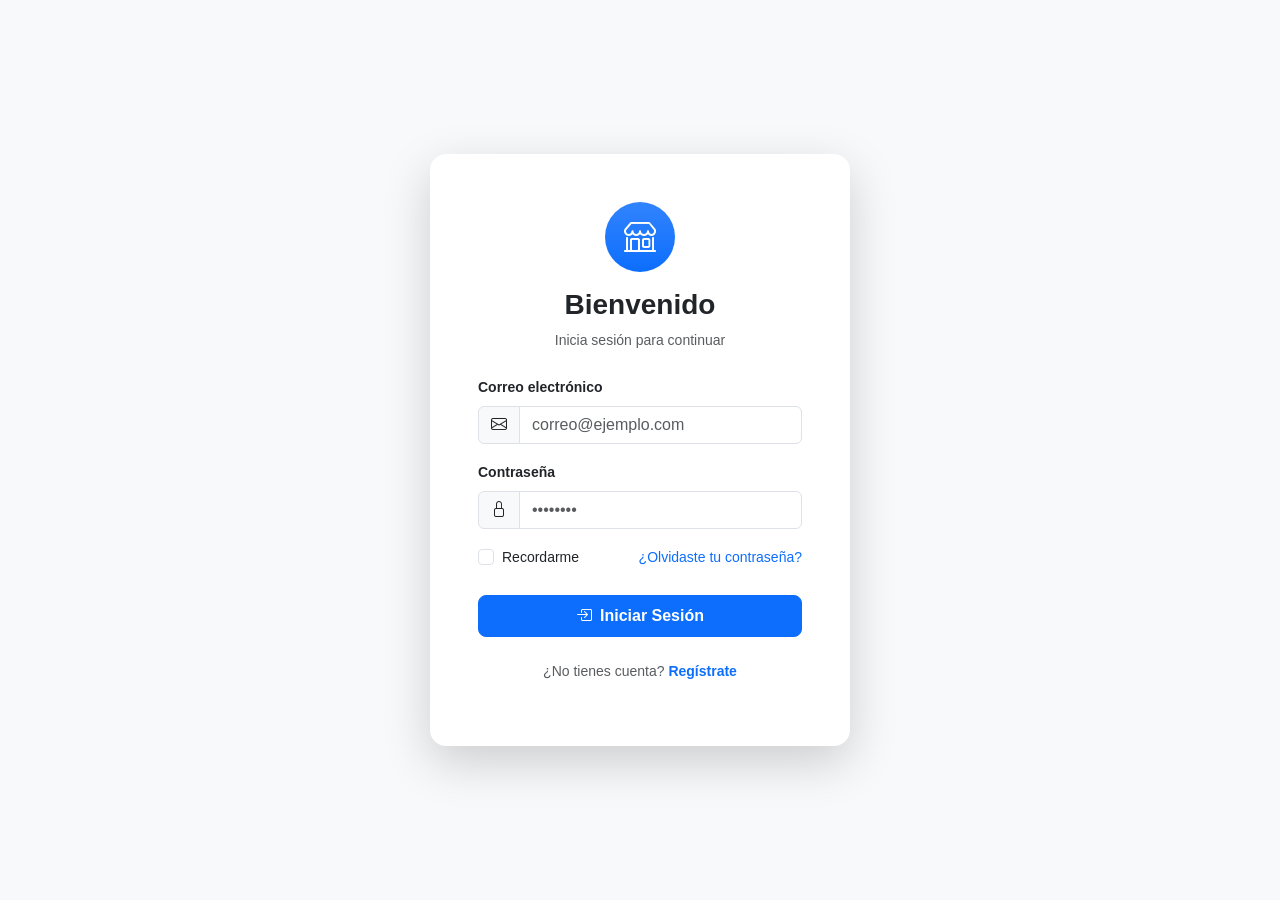
<file: TiendaDeportes/src/main/webapp/front/index.html>
<!DOCTYPE html>
<html lang="es">
<head>
  <meta charset="UTF-8">
  <meta name="viewport" content="width=device-width, initial-scale=1.0">
  <title>Iniciar Sesión</title>
  <link href="https://cdn.jsdelivr.net/npm/bootstrap@5.3.0/dist/css/bootstrap.min.css" rel="stylesheet">
  <link rel="stylesheet" href="https://cdn.jsdelivr.net/npm/bootstrap-icons@1.11.0/font/bootstrap-icons.css">
  <link rel="stylesheet" href="assets/css/styles.css">
</head>
<body class="bg-light">
  <div class="container d-flex justify-content-center align-items-center min-vh-100">
    <div class="card shadow-lg border-0 rounded-4" style="max-width: 420px; width: 100%;">
      <div class="card-body p-5">
        <div class="text-center mb-4">
          <div class="bg-primary bg-gradient text-white d-inline-flex align-items-center justify-content-center rounded-circle mb-3" style="width: 70px; height: 70px;">
            <i class="bi bi-shop fs-2"></i>
          </div>
          <h3 class="fw-bold">Bienvenido</h3>
          <p class="text-muted small">Inicia sesión para continuar</p>
        </div>
        <form>
          <div class="mb-3">
            <label class="form-label fw-semibold small">Correo electrónico</label>
            <div class="input-group">
              <span class="input-group-text bg-light"><i class="bi bi-envelope"></i></span>
              <input type="email" class="form-control" placeholder="correo@ejemplo.com">
            </div>
          </div>
          <div class="mb-3">
            <label class="form-label fw-semibold small">Contraseña</label>
            <div class="input-group">
              <span class="input-group-text bg-light"><i class="bi bi-lock"></i></span>
              <input type="password" class="form-control" placeholder="••••••••">
            </div>
          </div>
          <div class="d-flex justify-content-between align-items-center mb-4">
            <div class="form-check">
              <input class="form-check-input" type="checkbox" id="remember">
              <label class="form-check-label small" for="remember">Recordarme</label>
            </div>
            <a href="#" class="text-decoration-none small">¿Olvidaste tu contraseña?</a>
          </div>
          <button type="submit" class="btn btn-primary w-100 py-2 fw-semibold rounded-3">
            <i class="bi bi-box-arrow-in-right me-2"></i>Iniciar Sesión
          </button>
        </form>
        <div class="text-center mt-4">
          <p class="small text-muted">¿No tienes cuenta? <a href="registro.html" class="text-decoration-none fw-semibold">Regístrate</a></p>
        </div>
      </div>
    </div>
  </div>
  <script src="https://cdn.jsdelivr.net/npm/bootstrap@5.3.0/dist/js/bootstrap.bundle.min.js"></script>
</body>
</html>
</file>
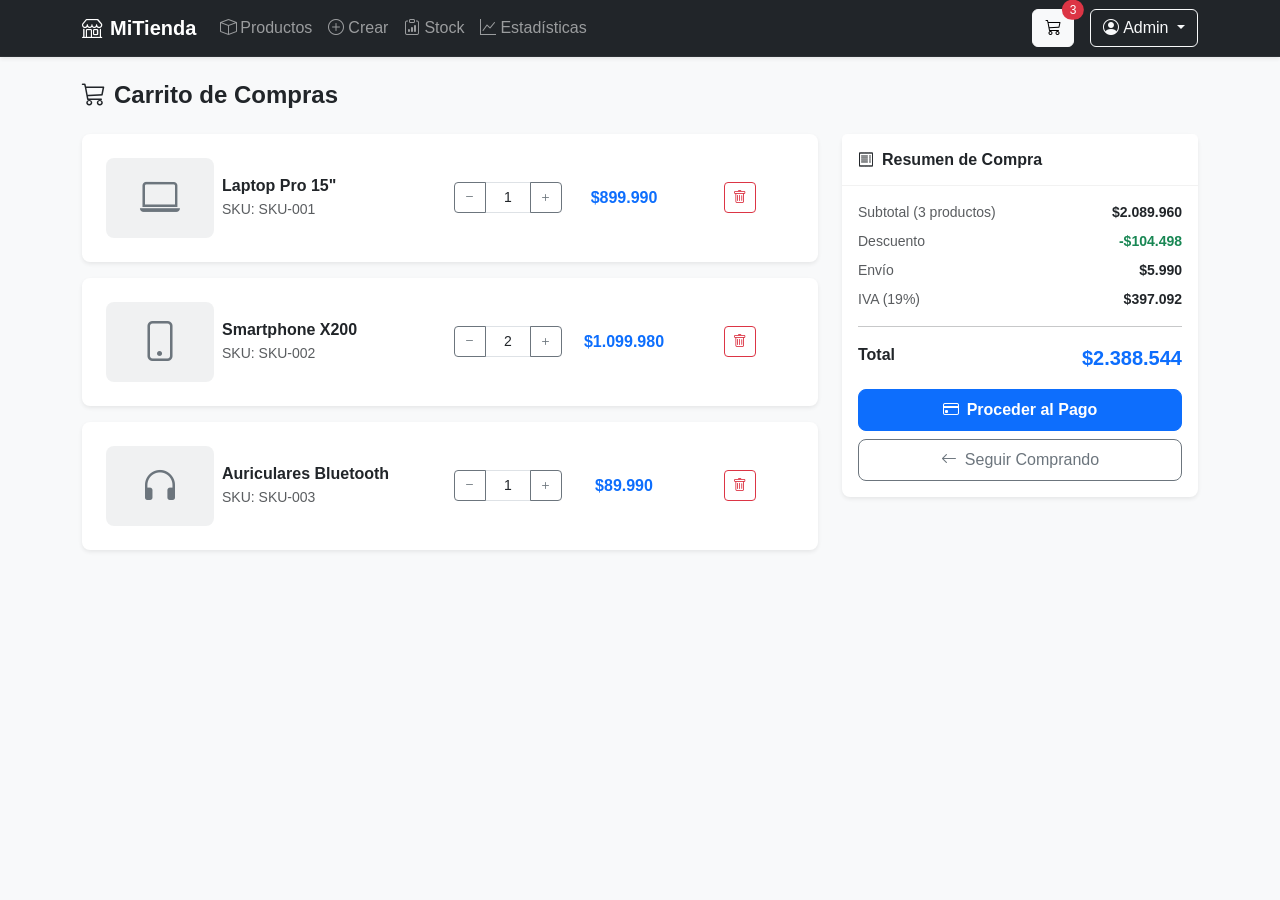
<file: TiendaDeportes/src/main/webapp/front/carrito.html>
<!DOCTYPE html>
<html lang="es">
<head>
  <meta charset="UTF-8">
  <meta name="viewport" content="width=device-width, initial-scale=1.0">
  <title>Carrito de Compras</title>
  <link href="https://cdn.jsdelivr.net/npm/bootstrap@5.3.0/dist/css/bootstrap.min.css" rel="stylesheet">
  <link rel="stylesheet" href="https://cdn.jsdelivr.net/npm/bootstrap-icons@1.11.0/font/bootstrap-icons.css">
  <link rel="stylesheet" href="assets/css/styles.css">
</head>
<body>
  <nav class="navbar navbar-expand-lg navbar-dark bg-dark shadow-sm">
    <div class="container">
      <a class="navbar-brand fw-bold" href="index.html"><i class="bi bi-shop me-2"></i>MiTienda</a>
      <button class="navbar-toggler" data-bs-toggle="collapse" data-bs-target="#navbarNav">
        <span class="navbar-toggler-icon"></span>
      </button>
      <div class="collapse navbar-collapse" id="navbarNav">
        <ul class="navbar-nav me-auto">
          <li class="nav-item"><a class="nav-link" href="productos.html"><i class="bi bi-box me-1"></i>Productos</a></li>
          <li class="nav-item"><a class="nav-link" href="crear-producto.html"><i class="bi bi-plus-circle me-1"></i>Crear</a></li>
          <li class="nav-item"><a class="nav-link" href="stock.html"><i class="bi bi-clipboard-data me-1"></i>Stock</a></li>
          <li class="nav-item"><a class="nav-link" href="estadisticas.html"><i class="bi bi-graph-up me-1"></i>Estadísticas</a></li>
        </ul>
        <div class="d-flex align-items-center gap-3">
          <a href="carrito.html" class="btn btn-light position-relative">
            <i class="bi bi-cart3"></i>
            <span class="position-absolute top-0 start-100 translate-middle badge rounded-pill bg-danger">3</span>
          </a>
          <div class="dropdown">
            <button class="btn btn-outline-light dropdown-toggle" data-bs-toggle="dropdown">
              <i class="bi bi-person-circle me-1"></i>Admin
            </button>
            <ul class="dropdown-menu dropdown-menu-end">
              <li><a class="dropdown-item" href="#"><i class="bi bi-person me-2"></i>Perfil</a></li>
              <li><a class="dropdown-item" href="#"><i class="bi bi-gear me-2"></i>Configuración</a></li>
              <li><hr class="dropdown-divider"></li>
              <li><a class="dropdown-item text-danger" href="index.html"><i class="bi bi-box-arrow-right me-2"></i>Cerrar sesión</a></li>
            </ul>
          </div>
        </div>
      </div>
    </div>
  </nav>

  <div class="container py-4">
    <h4 class="fw-bold mb-4"><i class="bi bi-cart3 me-2"></i>Carrito de Compras</h4>

    <div class="row g-4">
      <div class="col-lg-8">
        <div class="card border-0 shadow-sm rounded-3 mb-3">
          <div class="card-body p-4">
            <div class="row align-items-center g-2">
              <div class="col-4 col-md-2">
                <div class="bg-secondary bg-opacity-10 rounded-3 d-flex align-items-center justify-content-center" style="height: 80px;">
                  <i class="bi bi-laptop fs-1 text-secondary"></i>
                </div>
              </div>
              <div class="col-8 col-md-4">
                <h6 class="fw-bold mb-1">Laptop Pro 15"</h6>
                <p class="small text-muted mb-0">SKU: SKU-001</p>
              </div>
              <div class="col-4 col-md-2">
                <div class="input-group input-group-sm">
                  <button class="btn btn-outline-secondary"><i class="bi bi-dash"></i></button>
                  <input type="text" class="form-control text-center" value="1">
                  <button class="btn btn-outline-secondary"><i class="bi bi-plus"></i></button>
                </div>
              </div>
              <div class="col-4 col-md-2 text-center">
                <span class="fw-bold text-primary">$899.990</span>
              </div>
              <div class="col-4 col-md-2 text-center">
                <button class="btn btn-outline-danger btn-sm"><i class="bi bi-trash"></i></button>
              </div>
            </div>
          </div>
        </div>

        <div class="card border-0 shadow-sm rounded-3 mb-3">
          <div class="card-body p-4">
            <div class="row align-items-center g-2">
              <div class="col-4 col-md-2">
                <div class="bg-secondary bg-opacity-10 rounded-3 d-flex align-items-center justify-content-center" style="height: 80px;">
                  <i class="bi bi-phone fs-1 text-secondary"></i>
                </div>
              </div>
              <div class="col-8 col-md-4">
                <h6 class="fw-bold mb-1">Smartphone X200</h6>
                <p class="small text-muted mb-0">SKU: SKU-002</p>
              </div>
              <div class="col-4 col-md-2">
                <div class="input-group input-group-sm">
                  <button class="btn btn-outline-secondary"><i class="bi bi-dash"></i></button>
                  <input type="text" class="form-control text-center" value="2">
                  <button class="btn btn-outline-secondary"><i class="bi bi-plus"></i></button>
                </div>
              </div>
              <div class="col-4 col-md-2 text-center">
                <span class="fw-bold text-primary">$1.099.980</span>
              </div>
              <div class="col-4 col-md-2 text-center">
                <button class="btn btn-outline-danger btn-sm"><i class="bi bi-trash"></i></button>
              </div>
            </div>
          </div>
        </div>

        <div class="card border-0 shadow-sm rounded-3">
          <div class="card-body p-4">
            <div class="row align-items-center g-2">
              <div class="col-4 col-md-2">
                <div class="bg-secondary bg-opacity-10 rounded-3 d-flex align-items-center justify-content-center" style="height: 80px;">
                  <i class="bi bi-headphones fs-1 text-secondary"></i>
                </div>
              </div>
              <div class="col-8 col-md-4">
                <h6 class="fw-bold mb-1">Auriculares Bluetooth</h6>
                <p class="small text-muted mb-0">SKU: SKU-003</p>
              </div>
              <div class="col-4 col-md-2">
                <div class="input-group input-group-sm">
                  <button class="btn btn-outline-secondary"><i class="bi bi-dash"></i></button>
                  <input type="text" class="form-control text-center" value="1">
                  <button class="btn btn-outline-secondary"><i class="bi bi-plus"></i></button>
                </div>
              </div>
              <div class="col-4 col-md-2 text-center">
                <span class="fw-bold text-primary">$89.990</span>
              </div>
              <div class="col-4 col-md-2 text-center">
                <button class="btn btn-outline-danger btn-sm"><i class="bi bi-trash"></i></button>
              </div>
            </div>
          </div>
        </div>
      </div>

      <div class="col-lg-4">
        <div class="card border-0 shadow-sm rounded-3">
          <div class="card-header bg-white py-3">
            <h6 class="fw-bold mb-0"><i class="bi bi-receipt me-2"></i>Resumen de Compra</h6>
          </div>
          <div class="card-body">
            <div class="d-flex justify-content-between mb-2">
              <span class="small text-muted">Subtotal (3 productos)</span>
              <span class="small fw-semibold">$2.089.960</span>
            </div>
            <div class="d-flex justify-content-between mb-2">
              <span class="small text-muted">Descuento</span>
              <span class="small text-success fw-semibold">-$104.498</span>
            </div>
            <div class="d-flex justify-content-between mb-2">
              <span class="small text-muted">Envío</span>
              <span class="small fw-semibold">$5.990</span>
            </div>
            <div class="d-flex justify-content-between mb-2">
              <span class="small text-muted">IVA (19%)</span>
              <span class="small fw-semibold">$397.092</span>
            </div>
            <hr>
            <div class="d-flex justify-content-between mb-3">
              <span class="fw-bold">Total</span>
              <span class="fw-bold text-primary fs-5">$2.388.544</span>
            </div>
            <button class="btn btn-primary w-100 py-2 fw-semibold rounded-3 mb-2">
              <i class="bi bi-credit-card me-2"></i>Proceder al Pago
            </button>
            <a href="productos.html" class="btn btn-outline-secondary w-100 py-2 rounded-3">
              <i class="bi bi-arrow-left me-2"></i>Seguir Comprando
            </a>
          </div>
        </div>
      </div>
    </div>
  </div>

  <script src="https://cdn.jsdelivr.net/npm/bootstrap@5.3.0/dist/js/bootstrap.bundle.min.js"></script>
  <script src="assets/js/scripts.js"></script>
</body>
</html>
</file>
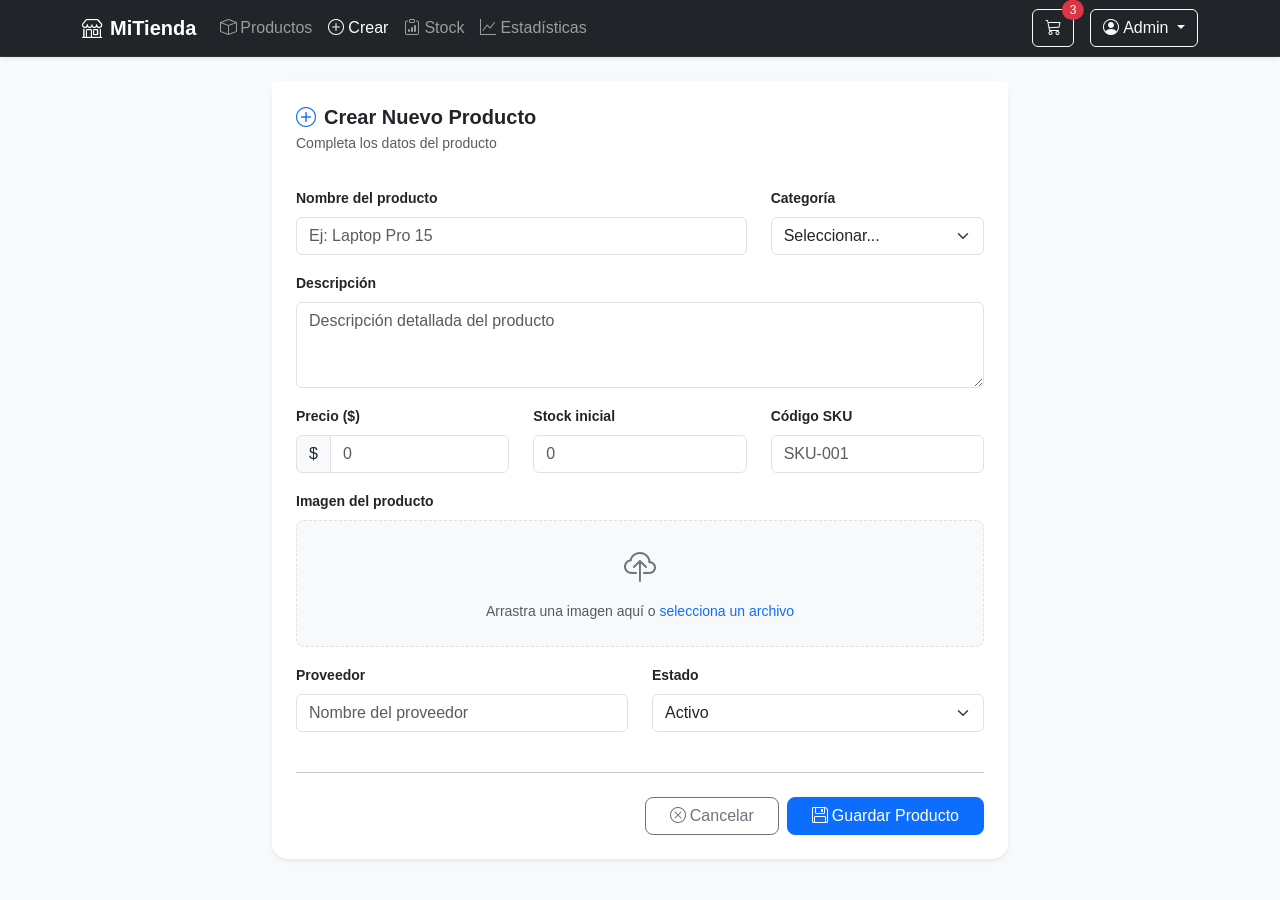
<file: TiendaDeportes/src/main/webapp/front/crear-producto.html>
<!DOCTYPE html>
<html lang="es">
<head>
  <meta charset="UTF-8">
  <meta name="viewport" content="width=device-width, initial-scale=1.0">
  <title>Crear Producto</title>
  <link href="https://cdn.jsdelivr.net/npm/bootstrap@5.3.0/dist/css/bootstrap.min.css" rel="stylesheet">
  <link rel="stylesheet" href="https://cdn.jsdelivr.net/npm/bootstrap-icons@1.11.0/font/bootstrap-icons.css">
  <link rel="stylesheet" href="assets/css/styles.css">
</head>
<body>
  <nav class="navbar navbar-expand-lg navbar-dark bg-dark shadow-sm">
    <div class="container">
      <a class="navbar-brand fw-bold" href="index.html"><i class="bi bi-shop me-2"></i>MiTienda</a>
      <button class="navbar-toggler" data-bs-toggle="collapse" data-bs-target="#navbarNav">
        <span class="navbar-toggler-icon"></span>
      </button>
      <div class="collapse navbar-collapse" id="navbarNav">
        <ul class="navbar-nav me-auto">
          <li class="nav-item"><a class="nav-link" href="productos.html"><i class="bi bi-box me-1"></i>Productos</a></li>
          <li class="nav-item"><a class="nav-link active" href="crear-producto.html"><i class="bi bi-plus-circle me-1"></i>Crear</a></li>
          <li class="nav-item"><a class="nav-link" href="stock.html"><i class="bi bi-clipboard-data me-1"></i>Stock</a></li>
          <li class="nav-item"><a class="nav-link" href="estadisticas.html"><i class="bi bi-graph-up me-1"></i>Estadísticas</a></li>
        </ul>
        <div class="d-flex align-items-center gap-3">
          <a href="carrito.html" class="btn btn-outline-light position-relative">
            <i class="bi bi-cart3"></i>
            <span class="position-absolute top-0 start-100 translate-middle badge rounded-pill bg-danger">3</span>
          </a>
          <div class="dropdown">
            <button class="btn btn-outline-light dropdown-toggle" data-bs-toggle="dropdown">
              <i class="bi bi-person-circle me-1"></i>Admin
            </button>
            <ul class="dropdown-menu dropdown-menu-end">
              <li><a class="dropdown-item" href="#"><i class="bi bi-person me-2"></i>Perfil</a></li>
              <li><a class="dropdown-item" href="#"><i class="bi bi-gear me-2"></i>Configuración</a></li>
              <li><hr class="dropdown-divider"></li>
              <li><a class="dropdown-item text-danger" href="index.html"><i class="bi bi-box-arrow-right me-2"></i>Cerrar sesión</a></li>
            </ul>
          </div>
        </div>
      </div>
    </div>
  </nav>

  <div class="container py-4">
    <div class="row justify-content-center">
      <div class="col-lg-8">
        <div class="card border-0 shadow-sm rounded-4">
          <div class="card-header bg-white border-0 pt-4 px-4">
            <h5 class="fw-bold mb-1"><i class="bi bi-plus-circle text-primary me-2"></i>Crear Nuevo Producto</h5>
            <p class="text-muted small mb-0">Completa los datos del producto</p>
          </div>
          <div class="card-body p-4">
            <form>
              <div class="row">
                <div class="col-md-8 mb-3">
                  <label class="form-label fw-semibold small">Nombre del producto</label>
                  <input type="text" class="form-control" placeholder="Ej: Laptop Pro 15">
                </div>
                <div class="col-md-4 mb-3">
                  <label class="form-label fw-semibold small">Categoría</label>
                  <select class="form-select">
                    <option value="">Seleccionar...</option>
                    <option>Electrónica</option>
                    <option>Ropa</option>
                    <option>Hogar</option>
                    <option>Deportes</option>
                    <option>Juguetes</option>
                  </select>
                </div>
              </div>
              <div class="mb-3">
                <label class="form-label fw-semibold small">Descripción</label>
                <textarea class="form-control" rows="3" placeholder="Descripción detallada del producto"></textarea>
              </div>
              <div class="row">
                <div class="col-md-4 mb-3">
                  <label class="form-label fw-semibold small">Precio ($)</label>
                  <div class="input-group">
                    <span class="input-group-text bg-light">$</span>
                    <input type="number" class="form-control" placeholder="0">
                  </div>
                </div>
                <div class="col-md-4 mb-3">
                  <label class="form-label fw-semibold small">Stock inicial</label>
                  <input type="number" class="form-control" placeholder="0">
                </div>
                <div class="col-md-4 mb-3">
                  <label class="form-label fw-semibold small">Código SKU</label>
                  <input type="text" class="form-control" placeholder="SKU-001">
                </div>
              </div>
              <div class="mb-3">
                <label class="form-label fw-semibold small">Imagen del producto</label>
                <div class="border border-dashed rounded-3 p-4 text-center bg-light">
                  <i class="bi bi-cloud-upload text-secondary" style="font-size: 2rem;"></i>
                  <p class="small text-muted mt-2 mb-0">Arrastra una imagen aquí o <a href="#" class="text-decoration-none">selecciona un archivo</a></p>
                </div>
              </div>
              <div class="row">
                <div class="col-md-6 mb-3">
                  <label class="form-label fw-semibold small">Proveedor</label>
                  <input type="text" class="form-control" placeholder="Nombre del proveedor">
                </div>
                <div class="col-md-6 mb-3">
                  <label class="form-label fw-semibold small">Estado</label>
                  <select class="form-select">
                    <option>Activo</option>
                    <option>Inactivo</option>
                  </select>
                </div>
              </div>
              <hr class="my-4">
              <div class="d-flex gap-2 justify-content-end">
                <button type="reset" class="btn btn-outline-secondary rounded-3 px-4"><i class="bi bi-x-circle me-1"></i>Cancelar</button>
                <button type="submit" class="btn btn-primary rounded-3 px-4"><i class="bi bi-floppy me-1"></i>Guardar Producto</button>
              </div>
            </form>
          </div>
        </div>
      </div>
    </div>
  </div>

  <script src="https://cdn.jsdelivr.net/npm/bootstrap@5.3.0/dist/js/bootstrap.bundle.min.js"></script>
  <script src="assets/js/scripts.js"></script>
</body>
</html>
</file>
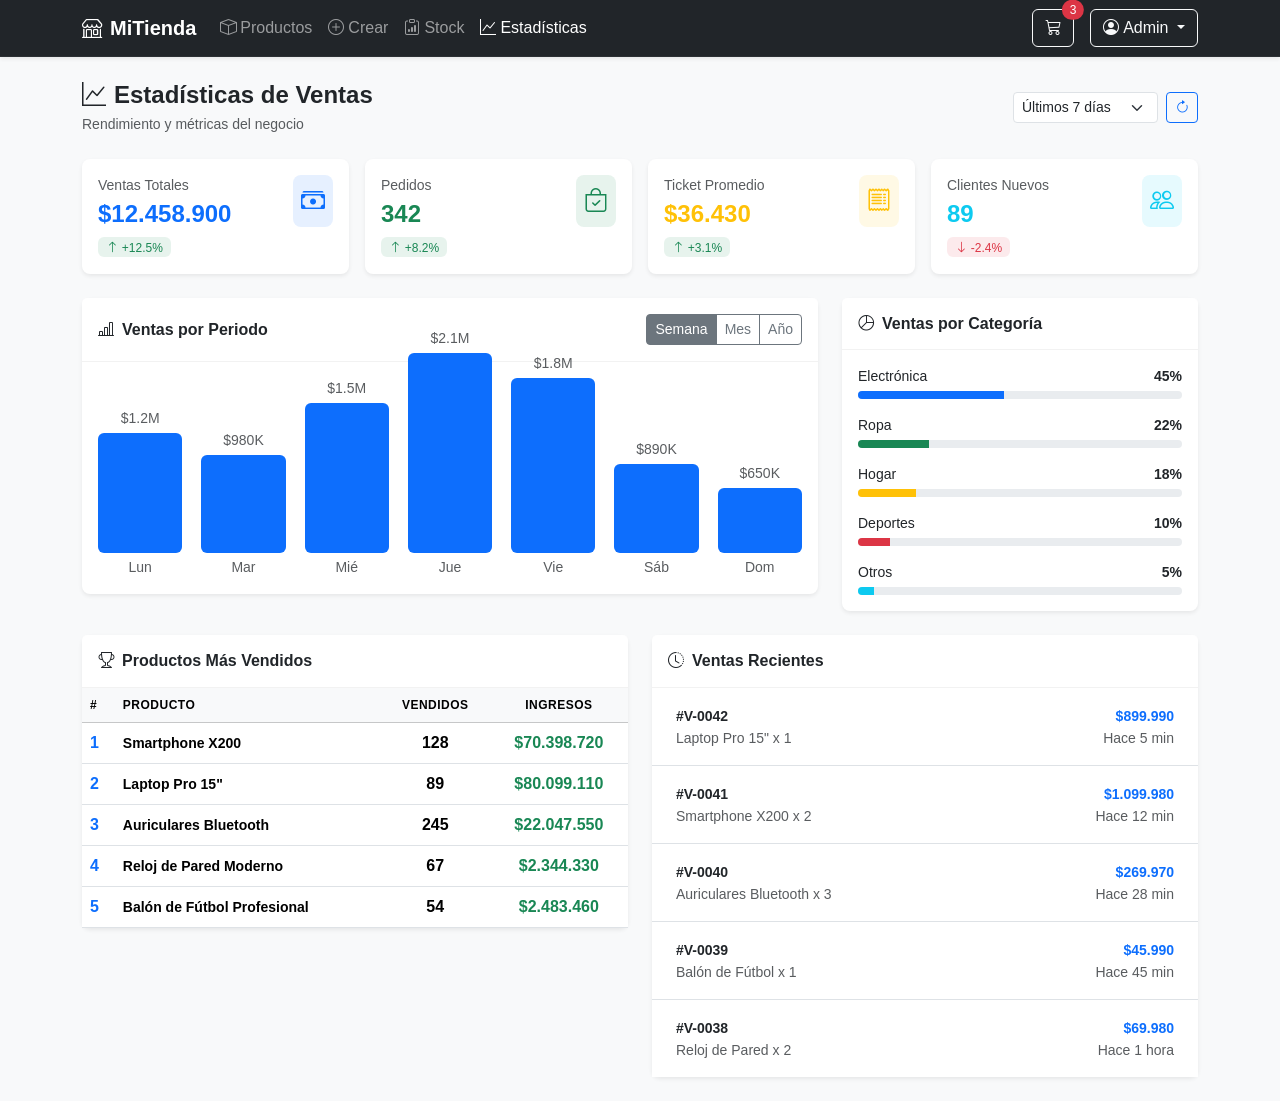
<file: TiendaDeportes/src/main/webapp/front/estadisticas.html>
<!DOCTYPE html>
<html lang="es">
<head>
  <meta charset="UTF-8">
  <meta name="viewport" content="width=device-width, initial-scale=1.0">
  <title>Estadísticas de Ventas</title>
  <link href="https://cdn.jsdelivr.net/npm/bootstrap@5.3.0/dist/css/bootstrap.min.css" rel="stylesheet">
  <link rel="stylesheet" href="https://cdn.jsdelivr.net/npm/bootstrap-icons@1.11.0/font/bootstrap-icons.css">
  <link rel="stylesheet" href="assets/css/styles.css">
</head>
<body>
  <nav class="navbar navbar-expand-lg navbar-dark bg-dark shadow-sm">
    <div class="container">
      <a class="navbar-brand fw-bold" href="index.html"><i class="bi bi-shop me-2"></i>MiTienda</a>
      <button class="navbar-toggler" data-bs-toggle="collapse" data-bs-target="#navbarNav">
        <span class="navbar-toggler-icon"></span>
      </button>
      <div class="collapse navbar-collapse" id="navbarNav">
        <ul class="navbar-nav me-auto">
          <li class="nav-item"><a class="nav-link" href="productos.html"><i class="bi bi-box me-1"></i>Productos</a></li>
          <li class="nav-item"><a class="nav-link" href="crear-producto.html"><i class="bi bi-plus-circle me-1"></i>Crear</a></li>
          <li class="nav-item"><a class="nav-link" href="stock.html"><i class="bi bi-clipboard-data me-1"></i>Stock</a></li>
          <li class="nav-item"><a class="nav-link active" href="estadisticas.html"><i class="bi bi-graph-up me-1"></i>Estadísticas</a></li>
        </ul>
        <div class="d-flex align-items-center gap-3">
          <a href="carrito.html" class="btn btn-outline-light position-relative">
            <i class="bi bi-cart3"></i>
            <span class="position-absolute top-0 start-100 translate-middle badge rounded-pill bg-danger">3</span>
          </a>
          <div class="dropdown">
            <button class="btn btn-outline-light dropdown-toggle" data-bs-toggle="dropdown">
              <i class="bi bi-person-circle me-1"></i>Admin
            </button>
            <ul class="dropdown-menu dropdown-menu-end">
              <li><a class="dropdown-item" href="#"><i class="bi bi-person me-2"></i>Perfil</a></li>
              <li><a class="dropdown-item" href="#"><i class="bi bi-gear me-2"></i>Configuración</a></li>
              <li><hr class="dropdown-divider"></li>
              <li><a class="dropdown-item text-danger" href="index.html"><i class="bi bi-box-arrow-right me-2"></i>Cerrar sesión</a></li>
            </ul>
          </div>
        </div>
      </div>
    </div>
  </nav>

  <div class="container py-4">
    <div class="d-flex justify-content-between align-items-center mb-4">
      <div>
        <h4 class="fw-bold mb-1"><i class="bi bi-graph-up me-2"></i>Estadísticas de Ventas</h4>
        <p class="text-muted small mb-0">Rendimiento y métricas del negocio</p>
      </div>
      <div class="d-flex gap-2">
        <select class="form-select form-select-sm" style="width: auto;">
          <option>Últimos 7 días</option>
          <option>Último mes</option>
          <option>Último trimestre</option>
          <option>Este año</option>
        </select>
        <button class="btn btn-outline-primary btn-sm"><i class="bi bi-arrow-clockwise"></i></button>
      </div>
    </div>

    <div class="row g-3 mb-4">
      <div class="col-sm-6 col-md-3">
        <div class="card border-0 shadow-sm rounded-3">
          <div class="card-body">
            <div class="d-flex justify-content-between align-items-start">
              <div>
                <p class="small text-muted mb-1">Ventas Totales</p>
                <h4 class="fw-bold mb-0 text-primary">$12.458.900</h4>
                <span class="badge bg-success bg-opacity-10 text-success mt-2"><i class="bi bi-arrow-up me-1"></i>+12.5%</span>
              </div>
              <div class="bg-primary bg-opacity-10 rounded-3 p-2">
                <i class="bi bi-cash-stack text-primary fs-4"></i>
              </div>
            </div>
          </div>
        </div>
      </div>
      <div class="col-sm-6 col-md-3">
        <div class="card border-0 shadow-sm rounded-3">
          <div class="card-body">
            <div class="d-flex justify-content-between align-items-start">
              <div>
                <p class="small text-muted mb-1">Pedidos</p>
                <h4 class="fw-bold mb-0 text-success">342</h4>
                <span class="badge bg-success bg-opacity-10 text-success mt-2"><i class="bi bi-arrow-up me-1"></i>+8.2%</span>
              </div>
              <div class="bg-success bg-opacity-10 rounded-3 p-2">
                <i class="bi bi-bag-check text-success fs-4"></i>
              </div>
            </div>
          </div>
        </div>
      </div>
      <div class="col-sm-6 col-md-3">
        <div class="card border-0 shadow-sm rounded-3">
          <div class="card-body">
            <div class="d-flex justify-content-between align-items-start">
              <div>
                <p class="small text-muted mb-1">Ticket Promedio</p>
                <h4 class="fw-bold mb-0 text-warning">$36.430</h4>
                <span class="badge bg-success bg-opacity-10 text-success mt-2"><i class="bi bi-arrow-up me-1"></i>+3.1%</span>
              </div>
              <div class="bg-warning bg-opacity-10 rounded-3 p-2">
                <i class="bi bi-receipt text-warning fs-4"></i>
              </div>
            </div>
          </div>
        </div>
      </div>
      <div class="col-sm-6 col-md-3">
        <div class="card border-0 shadow-sm rounded-3">
          <div class="card-body">
            <div class="d-flex justify-content-between align-items-start">
              <div>
                <p class="small text-muted mb-1">Clientes Nuevos</p>
                <h4 class="fw-bold mb-0 text-info">89</h4>
                <span class="badge bg-danger bg-opacity-10 text-danger mt-2"><i class="bi bi-arrow-down me-1"></i>-2.4%</span>
              </div>
              <div class="bg-info bg-opacity-10 rounded-3 p-2">
                <i class="bi bi-people text-info fs-4"></i>
              </div>
            </div>
          </div>
        </div>
      </div>
    </div>

    <div class="row g-4 mb-4">
      <div class="col-lg-8">
        <div class="card border-0 shadow-sm rounded-3">
          <div class="card-header bg-white py-3 d-flex justify-content-between align-items-center">
            <h6 class="fw-bold mb-0"><i class="bi bi-bar-chart-line me-2"></i>Ventas por Periodo</h6>
            <div class="btn-group btn-group-sm">
              <button class="btn btn-outline-secondary active">Semana</button>
              <button class="btn btn-outline-secondary">Mes</button>
              <button class="btn btn-outline-secondary">Año</button>
            </div>
          </div>
          <div class="card-body">
            <div class="d-flex align-items-end justify-content-between chart-container" style="height: 200px;">
              <div class="d-flex flex-column align-items-center chart-bar-group" style="width: 12%;">
                <span class="small text-muted mb-1">$1.2M</span>
                <div class="bg-primary rounded-2 w-100 chart-bar" style="height: 120px;"></div>
                <span class="small text-muted mt-1">Lun</span>
              </div>
              <div class="d-flex flex-column align-items-center chart-bar-group" style="width: 12%;">
                <span class="small text-muted mb-1">$980K</span>
                <div class="bg-primary rounded-2 w-100 chart-bar" style="height: 98px;"></div>
                <span class="small text-muted mt-1">Mar</span>
              </div>
              <div class="d-flex flex-column align-items-center chart-bar-group" style="width: 12%;">
                <span class="small text-muted mb-1">$1.5M</span>
                <div class="bg-primary rounded-2 w-100 chart-bar" style="height: 150px;"></div>
                <span class="small text-muted mt-1">Mié</span>
              </div>
              <div class="d-flex flex-column align-items-center chart-bar-group" style="width: 12%;">
                <span class="small text-muted mb-1">$2.1M</span>
                <div class="bg-primary rounded-2 w-100 chart-bar" style="height: 200px;"></div>
                <span class="small text-muted mt-1">Jue</span>
              </div>
              <div class="d-flex flex-column align-items-center chart-bar-group" style="width: 12%;">
                <span class="small text-muted mb-1">$1.8M</span>
                <div class="bg-primary rounded-2 w-100 chart-bar" style="height: 175px;"></div>
                <span class="small text-muted mt-1">Vie</span>
              </div>
              <div class="d-flex flex-column align-items-center chart-bar-group" style="width: 12%;">
                <span class="small text-muted mb-1">$890K</span>
                <div class="bg-primary rounded-2 w-100 chart-bar" style="height: 89px;"></div>
                <span class="small text-muted mt-1">Sáb</span>
              </div>
              <div class="d-flex flex-column align-items-center chart-bar-group" style="width: 12%;">
                <span class="small text-muted mb-1">$650K</span>
                <div class="bg-primary rounded-2 w-100 chart-bar" style="height: 65px;"></div>
                <span class="small text-muted mt-1">Dom</span>
              </div>
            </div>
          </div>
        </div>
      </div>
      <div class="col-lg-4">
        <div class="card border-0 shadow-sm rounded-3">
          <div class="card-header bg-white py-3">
            <h6 class="fw-bold mb-0"><i class="bi bi-pie-chart me-2"></i>Ventas por Categoría</h6>
          </div>
          <div class="card-body">
            <div class="mb-3">
              <div class="d-flex justify-content-between small mb-1">
                <span>Electrónica</span>
                <span class="fw-semibold">45%</span>
              </div>
              <div class="progress" style="height: 8px;">
                <div class="progress-bar bg-primary" style="width: 45%;"></div>
              </div>
            </div>
            <div class="mb-3">
              <div class="d-flex justify-content-between small mb-1">
                <span>Ropa</span>
                <span class="fw-semibold">22%</span>
              </div>
              <div class="progress" style="height: 8px;">
                <div class="progress-bar bg-success" style="width: 22%;"></div>
              </div>
            </div>
            <div class="mb-3">
              <div class="d-flex justify-content-between small mb-1">
                <span>Hogar</span>
                <span class="fw-semibold">18%</span>
              </div>
              <div class="progress" style="height: 8px;">
                <div class="progress-bar bg-warning" style="width: 18%;"></div>
              </div>
            </div>
            <div class="mb-3">
              <div class="d-flex justify-content-between small mb-1">
                <span>Deportes</span>
                <span class="fw-semibold">10%</span>
              </div>
              <div class="progress" style="height: 8px;">
                <div class="progress-bar bg-danger" style="width: 10%;"></div>
              </div>
            </div>
            <div>
              <div class="d-flex justify-content-between small mb-1">
                <span>Otros</span>
                <span class="fw-semibold">5%</span>
              </div>
              <div class="progress" style="height: 8px;">
                <div class="progress-bar bg-info" style="width: 5%;"></div>
              </div>
            </div>
          </div>
        </div>
      </div>
    </div>

    <div class="row g-4">
      <div class="col-lg-6">
        <div class="card border-0 shadow-sm rounded-3">
          <div class="card-header bg-white py-3">
            <h6 class="fw-bold mb-0"><i class="bi bi-trophy me-2"></i>Productos Más Vendidos</h6>
          </div>
          <div class="table-responsive">
            <table class="table table-hover align-middle mb-0">
              <thead class="table-light">
                <tr>
                  <th class="small fw-semibold">#</th>
                  <th class="small fw-semibold">Producto</th>
                  <th class="small fw-semibold text-center">Vendidos</th>
                  <th class="small fw-semibold text-center">Ingresos</th>
                </tr>
              </thead>
              <tbody>
                <tr>
                  <td class="fw-bold text-primary">1</td>
                  <td><span class="small fw-semibold">Smartphone X200</span></td>
                  <td class="text-center fw-semibold">128</td>
                  <td class="text-center fw-semibold text-success">$70.398.720</td>
                </tr>
                <tr>
                  <td class="fw-bold text-primary">2</td>
                  <td><span class="small fw-semibold">Laptop Pro 15"</span></td>
                  <td class="text-center fw-semibold">89</td>
                  <td class="text-center fw-semibold text-success">$80.099.110</td>
                </tr>
                <tr>
                  <td class="fw-bold text-primary">3</td>
                  <td><span class="small fw-semibold">Auriculares Bluetooth</span></td>
                  <td class="text-center fw-semibold">245</td>
                  <td class="text-center fw-semibold text-success">$22.047.550</td>
                </tr>
                <tr>
                  <td class="fw-bold text-primary">4</td>
                  <td><span class="small fw-semibold">Reloj de Pared Moderno</span></td>
                  <td class="text-center fw-semibold">67</td>
                  <td class="text-center fw-semibold text-success">$2.344.330</td>
                </tr>
                <tr>
                  <td class="fw-bold text-primary">5</td>
                  <td><span class="small fw-semibold">Balón de Fútbol Profesional</span></td>
                  <td class="text-center fw-semibold">54</td>
                  <td class="text-center fw-semibold text-success">$2.483.460</td>
                </tr>
              </tbody>
            </table>
          </div>
        </div>
      </div>
      <div class="col-lg-6">
        <div class="card border-0 shadow-sm rounded-3">
          <div class="card-header bg-white py-3">
            <h6 class="fw-bold mb-0"><i class="bi bi-clock-history me-2"></i>Ventas Recientes</h6>
          </div>
          <div class="card-body p-0">
            <ul class="list-group list-group-flush">
              <li class="list-group-item d-flex justify-content-between align-items-center py-3 px-4">
                <div>
                  <span class="fw-semibold small">#V-0042</span>
                  <p class="small text-muted mb-0">Laptop Pro 15" x 1</p>
                </div>
                <div class="text-end">
                  <span class="fw-bold text-primary small">$899.990</span>
                  <p class="small text-muted mb-0">Hace 5 min</p>
                </div>
              </li>
              <li class="list-group-item d-flex justify-content-between align-items-center py-3 px-4">
                <div>
                  <span class="fw-semibold small">#V-0041</span>
                  <p class="small text-muted mb-0">Smartphone X200 x 2</p>
                </div>
                <div class="text-end">
                  <span class="fw-bold text-primary small">$1.099.980</span>
                  <p class="small text-muted mb-0">Hace 12 min</p>
                </div>
              </li>
              <li class="list-group-item d-flex justify-content-between align-items-center py-3 px-4">
                <div>
                  <span class="fw-semibold small">#V-0040</span>
                  <p class="small text-muted mb-0">Auriculares Bluetooth x 3</p>
                </div>
                <div class="text-end">
                  <span class="fw-bold text-primary small">$269.970</span>
                  <p class="small text-muted mb-0">Hace 28 min</p>
                </div>
              </li>
              <li class="list-group-item d-flex justify-content-between align-items-center py-3 px-4">
                <div>
                  <span class="fw-semibold small">#V-0039</span>
                  <p class="small text-muted mb-0">Balón de Fútbol x 1</p>
                </div>
                <div class="text-end">
                  <span class="fw-bold text-primary small">$45.990</span>
                  <p class="small text-muted mb-0">Hace 45 min</p>
                </div>
              </li>
              <li class="list-group-item d-flex justify-content-between align-items-center py-3 px-4">
                <div>
                  <span class="fw-semibold small">#V-0038</span>
                  <p class="small text-muted mb-0">Reloj de Pared x 2</p>
                </div>
                <div class="text-end">
                  <span class="fw-bold text-primary small">$69.980</span>
                  <p class="small text-muted mb-0">Hace 1 hora</p>
                </div>
              </li>
            </ul>
          </div>
        </div>
      </div>
    </div>
  </div>

  <script src="https://cdn.jsdelivr.net/npm/bootstrap@5.3.0/dist/js/bootstrap.bundle.min.js"></script>
  <script src="assets/js/scripts.js"></script>
</body>
</html>
</file>
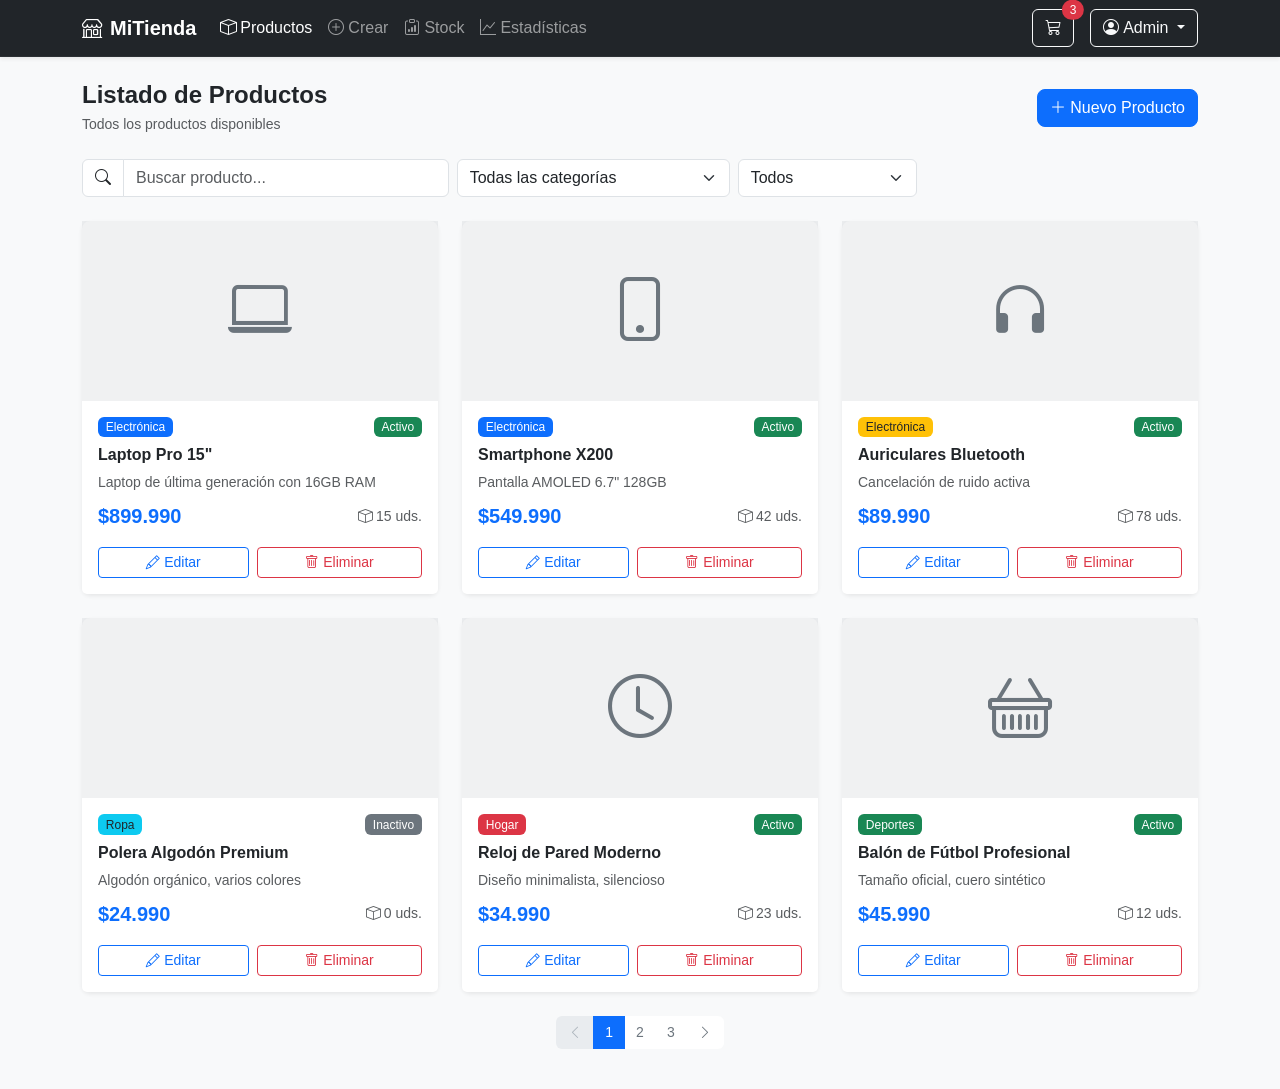
<file: TiendaDeportes/src/main/webapp/front/productos.html>
<!DOCTYPE html>
<html lang="es">
<head>
  <meta charset="UTF-8">
  <meta name="viewport" content="width=device-width, initial-scale=1.0">
  <title>Productos</title>
  <link href="https://cdn.jsdelivr.net/npm/bootstrap@5.3.0/dist/css/bootstrap.min.css" rel="stylesheet">
  <link rel="stylesheet" href="https://cdn.jsdelivr.net/npm/bootstrap-icons@1.11.0/font/bootstrap-icons.css">
  <link rel="stylesheet" href="assets/css/styles.css">
</head>
<body>
  <nav class="navbar navbar-expand-lg navbar-dark bg-dark shadow-sm">
    <div class="container">
      <a class="navbar-brand fw-bold" href="index.html"><i class="bi bi-shop me-2"></i>MiTienda</a>
      <button class="navbar-toggler" data-bs-toggle="collapse" data-bs-target="#navbarNav">
        <span class="navbar-toggler-icon"></span>
      </button>
      <div class="collapse navbar-collapse" id="navbarNav">
        <ul class="navbar-nav me-auto">
          <li class="nav-item"><a class="nav-link active" href="productos.html"><i class="bi bi-box me-1"></i>Productos</a></li>
          <li class="nav-item"><a class="nav-link" href="crear-producto.html"><i class="bi bi-plus-circle me-1"></i>Crear</a></li>
          <li class="nav-item"><a class="nav-link" href="stock.html"><i class="bi bi-clipboard-data me-1"></i>Stock</a></li>
          <li class="nav-item"><a class="nav-link" href="estadisticas.html"><i class="bi bi-graph-up me-1"></i>Estadísticas</a></li>
        </ul>
        <div class="d-flex align-items-center gap-3">
          <a href="carrito.html" class="btn btn-outline-light position-relative">
            <i class="bi bi-cart3"></i>
            <span class="position-absolute top-0 start-100 translate-middle badge rounded-pill bg-danger">3</span>
          </a>
          <div class="dropdown">
            <button class="btn btn-outline-light dropdown-toggle" data-bs-toggle="dropdown">
              <i class="bi bi-person-circle me-1"></i>Admin
            </button>
            <ul class="dropdown-menu dropdown-menu-end">
              <li><a class="dropdown-item" href="#"><i class="bi bi-person me-2"></i>Perfil</a></li>
              <li><a class="dropdown-item" href="#"><i class="bi bi-gear me-2"></i>Configuración</a></li>
              <li><hr class="dropdown-divider"></li>
              <li><a class="dropdown-item text-danger" href="index.html"><i class="bi bi-box-arrow-right me-2"></i>Cerrar sesión</a></li>
            </ul>
          </div>
        </div>
      </div>
    </div>
  </nav>

  <div class="container py-4">
    <div class="d-flex justify-content-between align-items-center mb-4">
      <div>
        <h4 class="fw-bold mb-1">Listado de Productos</h4>
        <p class="text-muted small mb-0">Todos los productos disponibles</p>
      </div>
      <a href="crear-producto.html" class="btn btn-primary rounded-3"><i class="bi bi-plus-lg me-1"></i>Nuevo Producto</a>
    </div>

    <div class="row mb-4 g-2">
      <div class="col-sm-6 col-md-4">
        <div class="input-group">
          <span class="input-group-text bg-white"><i class="bi bi-search"></i></span>
          <input type="text" class="form-control" placeholder="Buscar producto...">
        </div>
      </div>
      <div class="col-sm-6 col-md-3">
        <select class="form-select">
          <option value="">Todas las categorías</option>
          <option>Electrónica</option>
          <option>Ropa</option>
          <option>Hogar</option>
          <option>Deportes</option>
        </select>
      </div>
      <div class="col-sm-6 col-md-2">
        <select class="form-select">
          <option value="">Todos</option>
          <option>Activos</option>
          <option>Inactivos</option>
        </select>
      </div>
    </div>

    <div class="row g-4">
      <div class="col-lg-4 col-md-6">
        <div class="card h-100 border-0 shadow-sm rounded-3">
          <div class="bg-secondary bg-opacity-10 d-flex align-items-center justify-content-center" style="height: 180px;">
            <i class="bi bi-laptop text-secondary" style="font-size: 4rem;"></i>
          </div>
          <div class="card-body">
            <div class="d-flex justify-content-between mb-1">
              <span class="badge bg-primary">Electrónica</span>
              <span class="badge bg-success">Activo</span>
            </div>
            <h6 class="fw-bold mt-2">Laptop Pro 15"</h6>
            <p class="small text-muted mb-2">Laptop de última generación con 16GB RAM</p>
            <div class="d-flex justify-content-between align-items-center">
              <span class="fw-bold text-primary fs-5">$899.990</span>
              <span class="small text-muted"><i class="bi bi-box me-1"></i>15 uds.</span>
            </div>
          </div>
          <div class="card-footer bg-white border-top-0 px-3 pb-3 pt-0">
            <div class="d-flex gap-2">
              <button class="btn btn-outline-primary btn-sm flex-fill"><i class="bi bi-pencil me-1"></i>Editar</button>
              <button class="btn btn-outline-danger btn-sm flex-fill"><i class="bi bi-trash me-1"></i>Eliminar</button>
            </div>
          </div>
        </div>
      </div>
      <div class="col-lg-4 col-md-6">
        <div class="card h-100 border-0 shadow-sm rounded-3">
          <div class="bg-secondary bg-opacity-10 d-flex align-items-center justify-content-center" style="height: 180px;">
            <i class="bi bi-phone text-secondary" style="font-size: 4rem;"></i>
          </div>
          <div class="card-body">
            <div class="d-flex justify-content-between mb-1">
              <span class="badge bg-primary">Electrónica</span>
              <span class="badge bg-success">Activo</span>
            </div>
            <h6 class="fw-bold mt-2">Smartphone X200</h6>
            <p class="small text-muted mb-2">Pantalla AMOLED 6.7" 128GB</p>
            <div class="d-flex justify-content-between align-items-center">
              <span class="fw-bold text-primary fs-5">$549.990</span>
              <span class="small text-muted"><i class="bi bi-box me-1"></i>42 uds.</span>
            </div>
          </div>
          <div class="card-footer bg-white border-top-0 px-3 pb-3 pt-0">
            <div class="d-flex gap-2">
              <button class="btn btn-outline-primary btn-sm flex-fill"><i class="bi bi-pencil me-1"></i>Editar</button>
              <button class="btn btn-outline-danger btn-sm flex-fill"><i class="bi bi-trash me-1"></i>Eliminar</button>
            </div>
          </div>
        </div>
      </div>
      <div class="col-lg-4 col-md-6">
        <div class="card h-100 border-0 shadow-sm rounded-3">
          <div class="bg-secondary bg-opacity-10 d-flex align-items-center justify-content-center" style="height: 180px;">
            <i class="bi bi-headphones text-secondary" style="font-size: 4rem;"></i>
          </div>
          <div class="card-body">
            <div class="d-flex justify-content-between mb-1">
              <span class="badge bg-warning text-dark">Electrónica</span>
              <span class="badge bg-success">Activo</span>
            </div>
            <h6 class="fw-bold mt-2">Auriculares Bluetooth</h6>
            <p class="small text-muted mb-2">Cancelación de ruido activa</p>
            <div class="d-flex justify-content-between align-items-center">
              <span class="fw-bold text-primary fs-5">$89.990</span>
              <span class="small text-muted"><i class="bi bi-box me-1"></i>78 uds.</span>
            </div>
          </div>
          <div class="card-footer bg-white border-top-0 px-3 pb-3 pt-0">
            <div class="d-flex gap-2">
              <button class="btn btn-outline-primary btn-sm flex-fill"><i class="bi bi-pencil me-1"></i>Editar</button>
              <button class="btn btn-outline-danger btn-sm flex-fill"><i class="bi bi-trash me-1"></i>Eliminar</button>
            </div>
          </div>
        </div>
      </div>
      <div class="col-lg-4 col-md-6">
        <div class="card h-100 border-0 shadow-sm rounded-3">
          <div class="bg-secondary bg-opacity-10 d-flex align-items-center justify-content-center" style="height: 180px;">
            <i class="bi bi-t-shirt text-secondary" style="font-size: 4rem;"></i>
          </div>
          <div class="card-body">
            <div class="d-flex justify-content-between mb-1">
              <span class="badge bg-info text-dark">Ropa</span>
              <span class="badge bg-secondary">Inactivo</span>
            </div>
            <h6 class="fw-bold mt-2">Polera Algodón Premium</h6>
            <p class="small text-muted mb-2">Algodón orgánico, varios colores</p>
            <div class="d-flex justify-content-between align-items-center">
              <span class="fw-bold text-primary fs-5">$24.990</span>
              <span class="small text-muted"><i class="bi bi-box me-1"></i>0 uds.</span>
            </div>
          </div>
          <div class="card-footer bg-white border-top-0 px-3 pb-3 pt-0">
            <div class="d-flex gap-2">
              <button class="btn btn-outline-primary btn-sm flex-fill"><i class="bi bi-pencil me-1"></i>Editar</button>
              <button class="btn btn-outline-danger btn-sm flex-fill"><i class="bi bi-trash me-1"></i>Eliminar</button>
            </div>
          </div>
        </div>
      </div>
      <div class="col-lg-4 col-md-6">
        <div class="card h-100 border-0 shadow-sm rounded-3">
          <div class="bg-secondary bg-opacity-10 d-flex align-items-center justify-content-center" style="height: 180px;">
            <i class="bi bi-clock text-secondary" style="font-size: 4rem;"></i>
          </div>
          <div class="card-body">
            <div class="d-flex justify-content-between mb-1">
              <span class="badge bg-danger">Hogar</span>
              <span class="badge bg-success">Activo</span>
            </div>
            <h6 class="fw-bold mt-2">Reloj de Pared Moderno</h6>
            <p class="small text-muted mb-2">Diseño minimalista, silencioso</p>
            <div class="d-flex justify-content-between align-items-center">
              <span class="fw-bold text-primary fs-5">$34.990</span>
              <span class="small text-muted"><i class="bi bi-box me-1"></i>23 uds.</span>
            </div>
          </div>
          <div class="card-footer bg-white border-top-0 px-3 pb-3 pt-0">
            <div class="d-flex gap-2">
              <button class="btn btn-outline-primary btn-sm flex-fill"><i class="bi bi-pencil me-1"></i>Editar</button>
              <button class="btn btn-outline-danger btn-sm flex-fill"><i class="bi bi-trash me-1"></i>Eliminar</button>
            </div>
          </div>
        </div>
      </div>
      <div class="col-lg-4 col-md-6">
        <div class="card h-100 border-0 shadow-sm rounded-3">
          <div class="bg-secondary bg-opacity-10 d-flex align-items-center justify-content-center" style="height: 180px;">
            <i class="bi bi-basket text-secondary" style="font-size: 4rem;"></i>
          </div>
          <div class="card-body">
            <div class="d-flex justify-content-between mb-1">
              <span class="badge bg-success">Deportes</span>
              <span class="badge bg-success">Activo</span>
            </div>
            <h6 class="fw-bold mt-2">Balón de Fútbol Profesional</h6>
            <p class="small text-muted mb-2">Tamaño oficial, cuero sintético</p>
            <div class="d-flex justify-content-between align-items-center">
              <span class="fw-bold text-primary fs-5">$45.990</span>
              <span class="small text-muted"><i class="bi bi-box me-1"></i>12 uds.</span>
            </div>
          </div>
          <div class="card-footer bg-white border-top-0 px-3 pb-3 pt-0">
            <div class="d-flex gap-2">
              <button class="btn btn-outline-primary btn-sm flex-fill"><i class="bi bi-pencil me-1"></i>Editar</button>
              <button class="btn btn-outline-danger btn-sm flex-fill"><i class="bi bi-trash me-1"></i>Eliminar</button>
            </div>
          </div>
        </div>
      </div>
    </div>

    <nav class="mt-4">
      <ul class="pagination justify-content-center">
        <li class="page-item disabled"><a class="page-link" href="#"><i class="bi bi-chevron-left"></i></a></li>
        <li class="page-item active"><a class="page-link" href="#">1</a></li>
        <li class="page-item"><a class="page-link" href="#">2</a></li>
        <li class="page-item"><a class="page-link" href="#">3</a></li>
        <li class="page-item"><a class="page-link" href="#"><i class="bi bi-chevron-right"></i></a></li>
      </ul>
    </nav>
  </div>

  <script src="https://cdn.jsdelivr.net/npm/bootstrap@5.3.0/dist/js/bootstrap.bundle.min.js"></script>
  <script src="assets/js/scripts.js"></script>
</body>
</html>
</file>
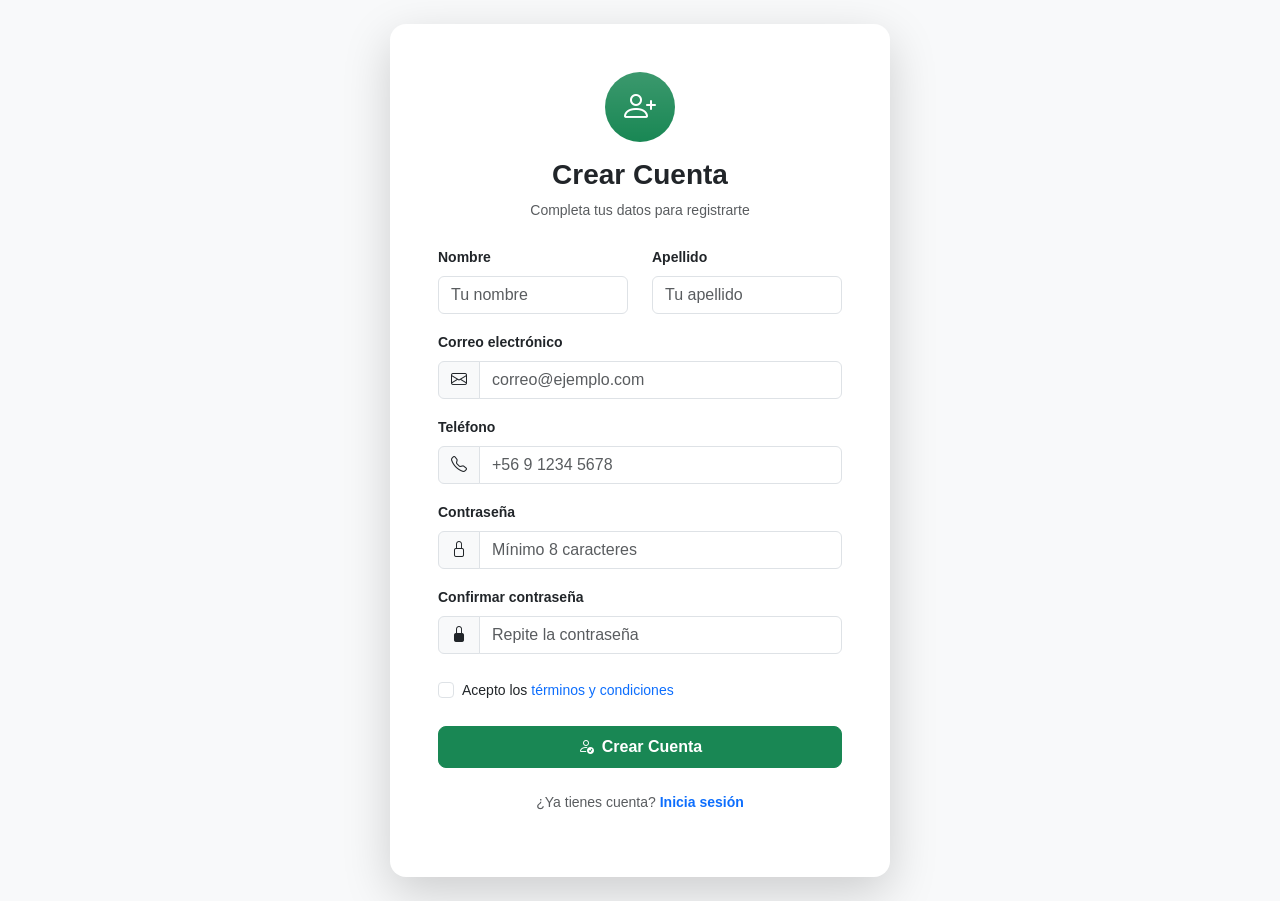
<file: TiendaDeportes/src/main/webapp/front/registro.html>
<!DOCTYPE html>
<html lang="es">
<head>
  <meta charset="UTF-8">
  <meta name="viewport" content="width=device-width, initial-scale=1.0">
  <title>Registrarse</title>
  <link href="https://cdn.jsdelivr.net/npm/bootstrap@5.3.0/dist/css/bootstrap.min.css" rel="stylesheet">
  <link rel="stylesheet" href="https://cdn.jsdelivr.net/npm/bootstrap-icons@1.11.0/font/bootstrap-icons.css">
  <link rel="stylesheet" href="assets/css/styles.css">
</head>
<body class="bg-light">
  <div class="container d-flex justify-content-center align-items-center min-vh-100 py-4">
    <div class="card shadow-lg border-0 rounded-4" style="max-width: 500px; width: 100%;">
      <div class="card-body p-5">
        <div class="text-center mb-4">
          <div class="bg-success bg-gradient text-white d-inline-flex align-items-center justify-content-center rounded-circle mb-3" style="width: 70px; height: 70px;">
            <i class="bi bi-person-plus fs-2"></i>
          </div>
          <h3 class="fw-bold">Crear Cuenta</h3>
          <p class="text-muted small">Completa tus datos para registrarte</p>
        </div>
        <form>
          <div class="row">
            <div class="col-md-6 mb-3">
              <label class="form-label fw-semibold small">Nombre</label>
              <input type="text" class="form-control" placeholder="Tu nombre">
            </div>
            <div class="col-md-6 mb-3">
              <label class="form-label fw-semibold small">Apellido</label>
              <input type="text" class="form-control" placeholder="Tu apellido">
            </div>
          </div>
          <div class="mb-3">
            <label class="form-label fw-semibold small">Correo electrónico</label>
            <div class="input-group">
              <span class="input-group-text bg-light"><i class="bi bi-envelope"></i></span>
              <input type="email" class="form-control" placeholder="correo@ejemplo.com">
            </div>
          </div>
          <div class="mb-3">
            <label class="form-label fw-semibold small">Teléfono</label>
            <div class="input-group">
              <span class="input-group-text bg-light"><i class="bi bi-telephone"></i></span>
              <input type="tel" class="form-control" placeholder="+56 9 1234 5678">
            </div>
          </div>
          <div class="mb-3">
            <label class="form-label fw-semibold small">Contraseña</label>
            <div class="input-group">
              <span class="input-group-text bg-light"><i class="bi bi-lock"></i></span>
              <input type="password" class="form-control" placeholder="Mínimo 8 caracteres">
            </div>
          </div>
          <div class="mb-4">
            <label class="form-label fw-semibold small">Confirmar contraseña</label>
            <div class="input-group">
              <span class="input-group-text bg-light"><i class="bi bi-lock-fill"></i></span>
              <input type="password" class="form-control" placeholder="Repite la contraseña">
            </div>
          </div>
          <div class="form-check mb-4">
            <input class="form-check-input" type="checkbox" id="terms">
            <label class="form-check-label small" for="terms">Acepto los <a href="#" class="text-decoration-none">términos y condiciones</a></label>
          </div>
          <button type="submit" class="btn btn-success w-100 py-2 fw-semibold rounded-3">
            <i class="bi bi-person-check me-2"></i>Crear Cuenta
          </button>
        </form>
        <div class="text-center mt-4">
          <p class="small text-muted">¿Ya tienes cuenta? <a href="index.html" class="text-decoration-none fw-semibold">Inicia sesión</a></p>
        </div>
      </div>
    </div>
  </div>
  <script src="https://cdn.jsdelivr.net/npm/bootstrap@5.3.0/dist/js/bootstrap.bundle.min.js"></script>
</body>
</html>
</file>
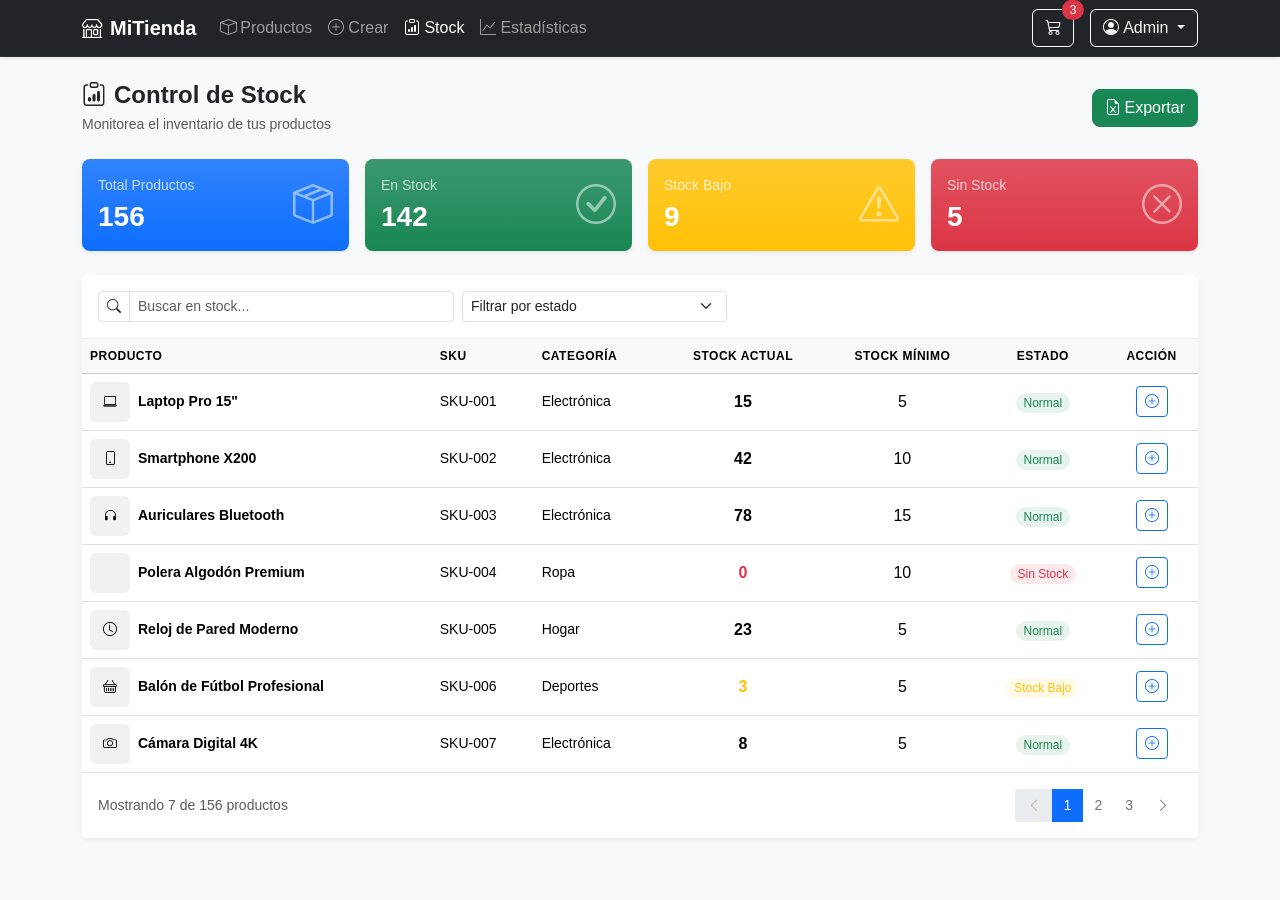
<file: TiendaDeportes/src/main/webapp/front/stock.html>
<!DOCTYPE html>
<html lang="es">
<head>
  <meta charset="UTF-8">
  <meta name="viewport" content="width=device-width, initial-scale=1.0">
  <title>Control de Stock</title>
  <link href="https://cdn.jsdelivr.net/npm/bootstrap@5.3.0/dist/css/bootstrap.min.css" rel="stylesheet">
  <link rel="stylesheet" href="https://cdn.jsdelivr.net/npm/bootstrap-icons@1.11.0/font/bootstrap-icons.css">
  <link rel="stylesheet" href="assets/css/styles.css">
</head>
<body>
  <nav class="navbar navbar-expand-lg navbar-dark bg-dark shadow-sm">
    <div class="container">
      <a class="navbar-brand fw-bold" href="index.html"><i class="bi bi-shop me-2"></i>MiTienda</a>
      <button class="navbar-toggler" data-bs-toggle="collapse" data-bs-target="#navbarNav">
        <span class="navbar-toggler-icon"></span>
      </button>
      <div class="collapse navbar-collapse" id="navbarNav">
        <ul class="navbar-nav me-auto">
          <li class="nav-item"><a class="nav-link" href="productos.html"><i class="bi bi-box me-1"></i>Productos</a></li>
          <li class="nav-item"><a class="nav-link" href="crear-producto.html"><i class="bi bi-plus-circle me-1"></i>Crear</a></li>
          <li class="nav-item"><a class="nav-link active" href="stock.html"><i class="bi bi-clipboard-data me-1"></i>Stock</a></li>
          <li class="nav-item"><a class="nav-link" href="estadisticas.html"><i class="bi bi-graph-up me-1"></i>Estadísticas</a></li>
        </ul>
        <div class="d-flex align-items-center gap-3">
          <a href="carrito.html" class="btn btn-outline-light position-relative">
            <i class="bi bi-cart3"></i>
            <span class="position-absolute top-0 start-100 translate-middle badge rounded-pill bg-danger">3</span>
          </a>
          <div class="dropdown">
            <button class="btn btn-outline-light dropdown-toggle" data-bs-toggle="dropdown">
              <i class="bi bi-person-circle me-1"></i>Admin
            </button>
            <ul class="dropdown-menu dropdown-menu-end">
              <li><a class="dropdown-item" href="#"><i class="bi bi-person me-2"></i>Perfil</a></li>
              <li><a class="dropdown-item" href="#"><i class="bi bi-gear me-2"></i>Configuración</a></li>
              <li><hr class="dropdown-divider"></li>
              <li><a class="dropdown-item text-danger" href="index.html"><i class="bi bi-box-arrow-right me-2"></i>Cerrar sesión</a></li>
            </ul>
          </div>
        </div>
      </div>
    </div>
  </nav>

  <div class="container py-4">
    <div class="d-flex justify-content-between align-items-center mb-4">
      <div>
        <h4 class="fw-bold mb-1"><i class="bi bi-clipboard-data me-2"></i>Control de Stock</h4>
        <p class="text-muted small mb-0">Monitorea el inventario de tus productos</p>
      </div>
      <button class="btn btn-success rounded-3"><i class="bi bi-file-earmark-excel me-1"></i>Exportar</button>
    </div>

    <div class="row g-3 mb-4">
      <div class="col-sm-6 col-md-3">
        <div class="card border-0 shadow-sm rounded-3 bg-primary bg-gradient text-white">
          <div class="card-body">
            <div class="d-flex justify-content-between">
              <div>
                <p class="small mb-1 opacity-75">Total Productos</p>
                <h3 class="fw-bold mb-0">156</h3>
              </div>
              <i class="bi bi-box-seam fs-1 opacity-50"></i>
            </div>
          </div>
        </div>
      </div>
      <div class="col-sm-6 col-md-3">
        <div class="card border-0 shadow-sm rounded-3 bg-success bg-gradient text-white">
          <div class="card-body">
            <div class="d-flex justify-content-between">
              <div>
                <p class="small mb-1 opacity-75">En Stock</p>
                <h3 class="fw-bold mb-0">142</h3>
              </div>
              <i class="bi bi-check-circle fs-1 opacity-50"></i>
            </div>
          </div>
        </div>
      </div>
      <div class="col-sm-6 col-md-3">
        <div class="card border-0 shadow-sm rounded-3 bg-warning bg-gradient text-white">
          <div class="card-body">
            <div class="d-flex justify-content-between">
              <div>
                <p class="small mb-1 opacity-75">Stock Bajo</p>
                <h3 class="fw-bold mb-0">9</h3>
              </div>
              <i class="bi bi-exclamation-triangle fs-1 opacity-50"></i>
            </div>
          </div>
        </div>
      </div>
      <div class="col-sm-6 col-md-3">
        <div class="card border-0 shadow-sm rounded-3 bg-danger bg-gradient text-white">
          <div class="card-body">
            <div class="d-flex justify-content-between">
              <div>
                <p class="small mb-1 opacity-75">Sin Stock</p>
                <h3 class="fw-bold mb-0">5</h3>
              </div>
              <i class="bi bi-x-circle fs-1 opacity-50"></i>
            </div>
          </div>
        </div>
      </div>
    </div>

    <div class="card border-0 shadow-sm rounded-3">
      <div class="card-header bg-white py-3">
        <div class="row align-items-center g-2">
          <div class="col-sm-6 col-md-4">
            <div class="input-group input-group-sm">
              <span class="input-group-text bg-white"><i class="bi bi-search"></i></span>
              <input type="text" class="form-control" placeholder="Buscar en stock...">
            </div>
          </div>
          <div class="col-sm-6 col-md-3">
            <select class="form-select form-select-sm">
              <option value="">Filtrar por estado</option>
              <option>Stock Bajo</option>
              <option>Sin Stock</option>
              <option>Stock Normal</option>
            </select>
          </div>
        </div>
      </div>
      <div class="table-responsive">
        <table class="table table-hover align-middle mb-0">
          <thead class="table-light">
            <tr>
              <th class="small fw-semibold">Producto</th>
              <th class="small fw-semibold">SKU</th>
              <th class="small fw-semibold">Categoría</th>
              <th class="small fw-semibold text-center">Stock Actual</th>
              <th class="small fw-semibold text-center">Stock Mínimo</th>
              <th class="small fw-semibold text-center">Estado</th>
              <th class="small fw-semibold text-center">Acción</th>
            </tr>
          </thead>
          <tbody>
            <tr>
              <td>
                <div class="d-flex align-items-center gap-2">
                  <div class="bg-secondary bg-opacity-10 rounded-2 d-flex align-items-center justify-content-center" style="width: 40px; height: 40px;">
                    <i class="bi bi-laptop small"></i>
                  </div>
                  <span class="fw-semibold small">Laptop Pro 15"</span>
                </div>
              </td>
              <td class="small">SKU-001</td>
              <td class="small">Electrónica</td>
              <td class="text-center fw-semibold">15</td>
              <td class="text-center">5</td>
              <td class="text-center"><span class="badge bg-success bg-opacity-10 text-success rounded-pill">Normal</span></td>
              <td class="text-center"><button class="btn btn-sm btn-outline-primary"><i class="bi bi-plus-circle"></i></button></td>
            </tr>
            <tr>
              <td>
                <div class="d-flex align-items-center gap-2">
                  <div class="bg-secondary bg-opacity-10 rounded-2 d-flex align-items-center justify-content-center" style="width: 40px; height: 40px;">
                    <i class="bi bi-phone small"></i>
                  </div>
                  <span class="fw-semibold small">Smartphone X200</span>
                </div>
              </td>
              <td class="small">SKU-002</td>
              <td class="small">Electrónica</td>
              <td class="text-center fw-semibold">42</td>
              <td class="text-center">10</td>
              <td class="text-center"><span class="badge bg-success bg-opacity-10 text-success rounded-pill">Normal</span></td>
              <td class="text-center"><button class="btn btn-sm btn-outline-primary"><i class="bi bi-plus-circle"></i></button></td>
            </tr>
            <tr>
              <td>
                <div class="d-flex align-items-center gap-2">
                  <div class="bg-secondary bg-opacity-10 rounded-2 d-flex align-items-center justify-content-center" style="width: 40px; height: 40px;">
                    <i class="bi bi-headphones small"></i>
                  </div>
                  <span class="fw-semibold small">Auriculares Bluetooth</span>
                </div>
              </td>
              <td class="small">SKU-003</td>
              <td class="small">Electrónica</td>
              <td class="text-center fw-semibold">78</td>
              <td class="text-center">15</td>
              <td class="text-center"><span class="badge bg-success bg-opacity-10 text-success rounded-pill">Normal</span></td>
              <td class="text-center"><button class="btn btn-sm btn-outline-primary"><i class="bi bi-plus-circle"></i></button></td>
            </tr>
            <tr>
              <td>
                <div class="d-flex align-items-center gap-2">
                  <div class="bg-secondary bg-opacity-10 rounded-2 d-flex align-items-center justify-content-center" style="width: 40px; height: 40px;">
                    <i class="bi bi-t-shirt small"></i>
                  </div>
                  <span class="fw-semibold small">Polera Algodón Premium</span>
                </div>
              </td>
              <td class="small">SKU-004</td>
              <td class="small">Ropa</td>
              <td class="text-center fw-semibold text-danger">0</td>
              <td class="text-center">10</td>
              <td class="text-center"><span class="badge bg-danger bg-opacity-10 text-danger rounded-pill">Sin Stock</span></td>
              <td class="text-center"><button class="btn btn-sm btn-outline-primary"><i class="bi bi-plus-circle"></i></button></td>
            </tr>
            <tr>
              <td>
                <div class="d-flex align-items-center gap-2">
                  <div class="bg-secondary bg-opacity-10 rounded-2 d-flex align-items-center justify-content-center" style="width: 40px; height: 40px;">
                    <i class="bi bi-clock small"></i>
                  </div>
                  <span class="fw-semibold small">Reloj de Pared Moderno</span>
                </div>
              </td>
              <td class="small">SKU-005</td>
              <td class="small">Hogar</td>
              <td class="text-center fw-semibold">23</td>
              <td class="text-center">5</td>
              <td class="text-center"><span class="badge bg-success bg-opacity-10 text-success rounded-pill">Normal</span></td>
              <td class="text-center"><button class="btn btn-sm btn-outline-primary"><i class="bi bi-plus-circle"></i></button></td>
            </tr>
            <tr>
              <td>
                <div class="d-flex align-items-center gap-2">
                  <div class="bg-secondary bg-opacity-10 rounded-2 d-flex align-items-center justify-content-center" style="width: 40px; height: 40px;">
                    <i class="bi bi-basket small"></i>
                  </div>
                  <span class="fw-semibold small">Balón de Fútbol Profesional</span>
                </div>
              </td>
              <td class="small">SKU-006</td>
              <td class="small">Deportes</td>
              <td class="text-center fw-semibold text-warning">3</td>
              <td class="text-center">5</td>
              <td class="text-center"><span class="badge bg-warning bg-opacity-10 text-warning rounded-pill">Stock Bajo</span></td>
              <td class="text-center"><button class="btn btn-sm btn-outline-primary"><i class="bi bi-plus-circle"></i></button></td>
            </tr>
            <tr>
              <td>
                <div class="d-flex align-items-center gap-2">
                  <div class="bg-secondary bg-opacity-10 rounded-2 d-flex align-items-center justify-content-center" style="width: 40px; height: 40px;">
                    <i class="bi bi-camera small"></i>
                  </div>
                  <span class="fw-semibold small">Cámara Digital 4K</span>
                </div>
              </td>
              <td class="small">SKU-007</td>
              <td class="small">Electrónica</td>
              <td class="text-center fw-semibold">8</td>
              <td class="text-center">5</td>
              <td class="text-center"><span class="badge bg-success bg-opacity-10 text-success rounded-pill">Normal</span></td>
              <td class="text-center"><button class="btn btn-sm btn-outline-primary"><i class="bi bi-plus-circle"></i></button></td>
            </tr>
          </tbody>
        </table>
      </div>
      <div class="card-footer bg-white border-top-0 py-3">
        <div class="d-flex justify-content-between align-items-center">
          <span class="small text-muted">Mostrando 7 de 156 productos</span>
          <nav>
            <ul class="pagination pagination-sm mb-0">
              <li class="page-item disabled"><a class="page-link" href="#"><i class="bi bi-chevron-left"></i></a></li>
              <li class="page-item active"><a class="page-link" href="#">1</a></li>
              <li class="page-item"><a class="page-link" href="#">2</a></li>
              <li class="page-item"><a class="page-link" href="#">3</a></li>
              <li class="page-item"><a class="page-link" href="#"><i class="bi bi-chevron-right"></i></a></li>
            </ul>
          </nav>
        </div>
      </div>
    </div>
  </div>

  <script src="https://cdn.jsdelivr.net/npm/bootstrap@5.3.0/dist/js/bootstrap.bundle.min.js"></script>
  <script src="assets/js/scripts.js"></script>
</body>
</html>
</file>
<file: TiendaDeportes/src/main/webapp/front/assets/css/styles.css>
* {
  margin: 0;
  padding: 0;
  box-sizing: border-box;
}

body {
  font-family: 'Segoe UI', Tahoma, Geneva, Verdana, sans-serif;
  background-color: #f8f9fa;
  min-height: 100vh;
}

.navbar {
  border-bottom: 1px solid rgba(255, 255, 255, 0.05);
}

.card {
  transition: transform 0.2s ease, box-shadow 0.2s ease;
}

.card:hover {
  transform: translateY(-2px);
  box-shadow: 0 0.5rem 1rem rgba(0, 0, 0, 0.1) !important;
}

.card-header {
  border-bottom: 1px solid rgba(0, 0, 0, 0.05);
}

.btn {
  transition: all 0.2s ease;
}

.btn:hover {
  transform: translateY(-1px);
}

.btn:active {
  transform: translateY(0);
}

.form-control:focus,
.form-select:focus {
  border-color: #86b7fe;
  box-shadow: 0 0 0 0.2rem rgba(13, 110, 253, 0.15);
}

.border-dashed {
  border-style: dashed !important;
  border-color: #dee2e6 !important;
}

.progress {
  background-color: #e9ecef;
  border-radius: 10px;
  overflow: hidden;
}

.pagination .page-link {
  border: none;
  color: #6c757d;
  padding: 0.375rem 0.75rem;
  font-size: 0.875rem;
}

.pagination .page-item.active .page-link {
  background-color: #0d6efd;
  color: white;
}

.pagination .page-item.disabled .page-link {
  color: #adb5bd;
}

.badge {
  font-weight: 500;
  padding: 0.35em 0.65em;
}

.table th {
  font-size: 0.75rem;
  text-transform: uppercase;
  letter-spacing: 0.5px;
}

.min-vh-100 {
  min-height: 100vh;
}

input[type="number"]::-webkit-inner-spin-button,
input[type="number"]::-webkit-outer-spin-button {
  -webkit-appearance: none;
  margin: 0;
}

input[type="number"] {
  -moz-appearance: textfield;
}

@media (max-width: 768px) {
  .card-body.p-5 {
    padding: 2rem !important;
  }

  .display-5 {
    font-size: 1.5rem;
  }

  .chart-container {
    height: 140px !important;
    overflow-x: auto;
    gap: 4px;
  }

  .chart-bar-group {
    min-width: 40px;
  }

  .chart-bar {
    min-height: 20px;
  }

  .navbar-brand {
    font-size: 1rem;
  }

  .dropdown-menu {
    position: absolute !important;
  }
}

@media (max-width: 576px) {
  .chart-container {
    height: 120px !important;
    gap: 2px;
  }

  .chart-bar-group {
    min-width: 36px;
  }

  .card-body.p-5 {
    padding: 1.5rem !important;
  }

  .table-responsive {
    font-size: 0.8rem;
  }

  .btn-sm {
    font-size: 0.75rem;
  }

  .badge {
    font-size: 0.7rem;
  }
}
</file>
